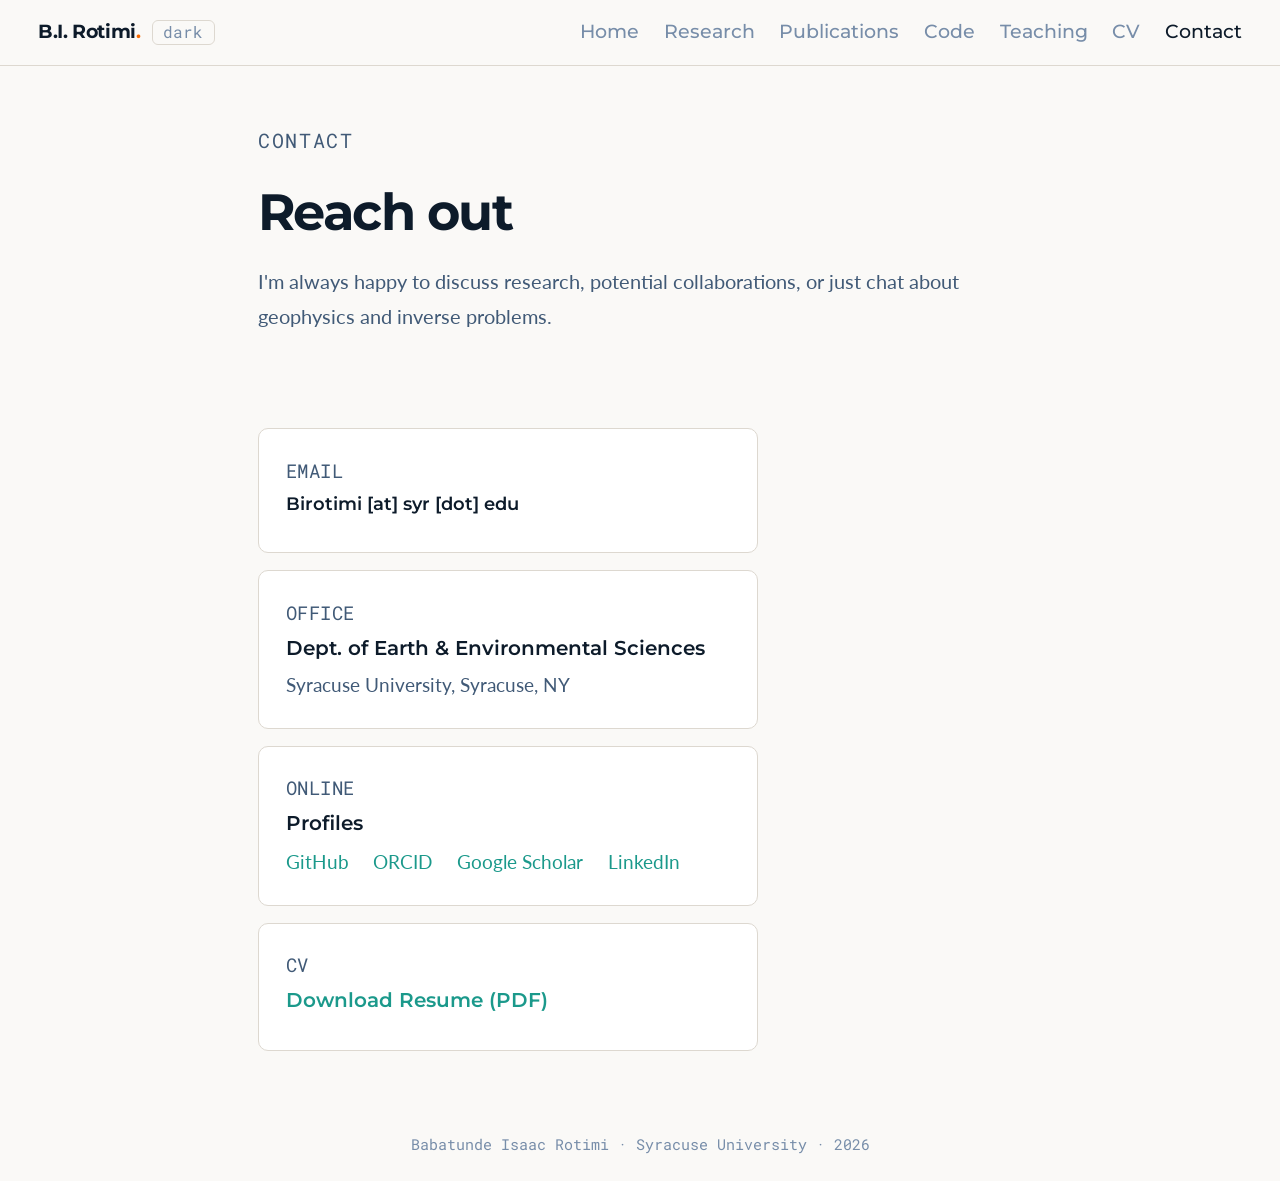
<file: contact/index.html>
<!DOCTYPE html><html lang="en"><head><meta charset="UTF-8"><meta name="viewport" content="width=device-width,initial-scale=1.0"><title>Contact — Babatunde Isaac Rotimi</title><link rel="preconnect" href="https://fonts.googleapis.com"><link rel="preconnect" href="https://fonts.gstatic.com" crossorigin><link href="https://fonts.googleapis.com/css2?family=Lato:wght@400;600;700&family=Montserrat:wght@400;500;600;700&family=Roboto+Mono:wght@400&display=swap" rel="stylesheet"><link rel="stylesheet" href="/css/style.css"></head><body>
  <nav><div class="nav-left"><a href="/" class="nav-logo">B.I. Rotimi<span>.</span></a><button id="theme-btn" onclick="toggleTheme()">dark</button></div><div class="nav-links"><a href="/">Home</a><a href="/research/">Research</a><a href="/publications/">Publications</a><a href="/code/">Code</a><a href="/teaching/">Teaching</a><a href="/files/Babatunde%20Rotimi%20Resume_.pdf">CV</a><a href="/contact/" class="active">Contact</a></div></nav>
  <div class="page-header"><p class="section-label">Contact</p><h1>Reach out</h1><p>I'm always happy to discuss research, potential collaborations, or just chat about geophysics and inverse problems.</p></div>
  <section><div class="card-grid" style="max-width:500px;">
    <div class="card reveal"><p class="card-label">Email</p><h3 style="font-size:.95rem;">Birotimi [at] syr [dot] edu</h3></div>
    <div class="card reveal"><p class="card-label">Office</p><h3>Dept. of Earth & Environmental Sciences</h3><p>Syracuse University, Syracuse, NY</p></div>
    <div class="card reveal"><p class="card-label">Online</p><h3>Profiles</h3><p style="margin-top:.4rem;display:flex;flex-wrap:wrap;gap:1.3rem;"><a href="https://github.com/Birotimi1">GitHub</a><a href="https://orcid.org/0000-0003-2184-3077">ORCID</a><a href="https://scholar.google.com/citations?user=LRlE1F8AAAAJ">Google Scholar</a><a href="https://www.linkedin.com/in/rotimi-babatunde-isaac-463b0b21a">LinkedIn</a></p></div>
    <div class="card reveal"><p class="card-label">CV</p><h3><a href="/files/Babatunde%20Rotimi%20Resume_.pdf">Download Resume (PDF)</a></h3></div>
  </div></section>
  <footer><a href="/">Babatunde Isaac Rotimi</a> · Syracuse University · 2026</footer>
  <script>const reveals=document.querySelectorAll(".reveal");const observer=new IntersectionObserver(e=>{e.forEach((e,t)=>{e.isIntersecting&&(setTimeout(()=>e.target.classList.add("visible"),60*t),observer.unobserve(e.target))})},{threshold:.12});reveals.forEach(e=>observer.observe(e));function toggleTheme(){const h=document.documentElement,b=document.getElementById("theme-btn");h.getAttribute("data-theme")==="dark"?(h.removeAttribute("data-theme"),b.textContent='dark',localStorage.setItem("theme","light")):(h.setAttribute("data-theme","dark"),b.textContent='light',localStorage.setItem("theme","dark"))}(function(){const s=localStorage.getItem("theme"),p=window.matchMedia("(prefers-color-scheme:dark)").matches;if(s==="dark"||(!s&&p)){document.documentElement.setAttribute("data-theme","dark");document.getElementById("theme-btn").textContent="🌙"}})();</script>
</body></html>
</file>
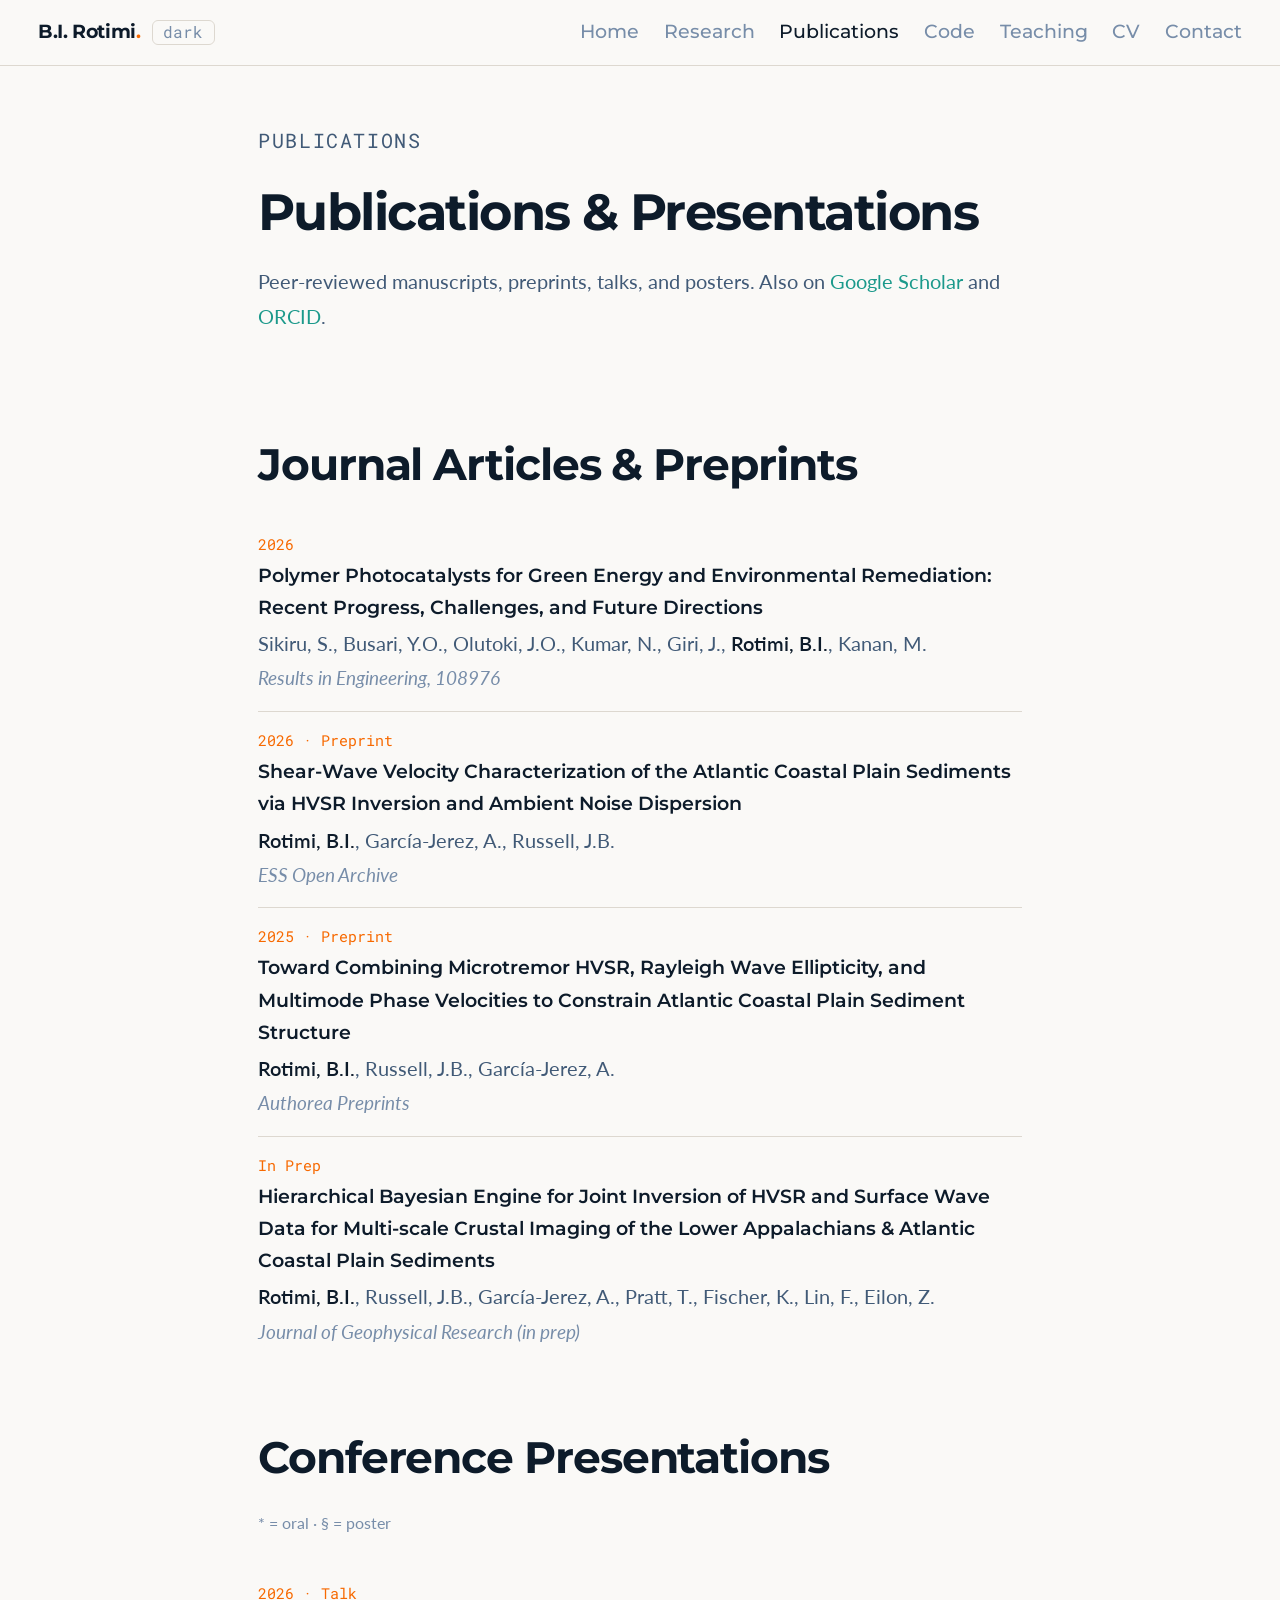
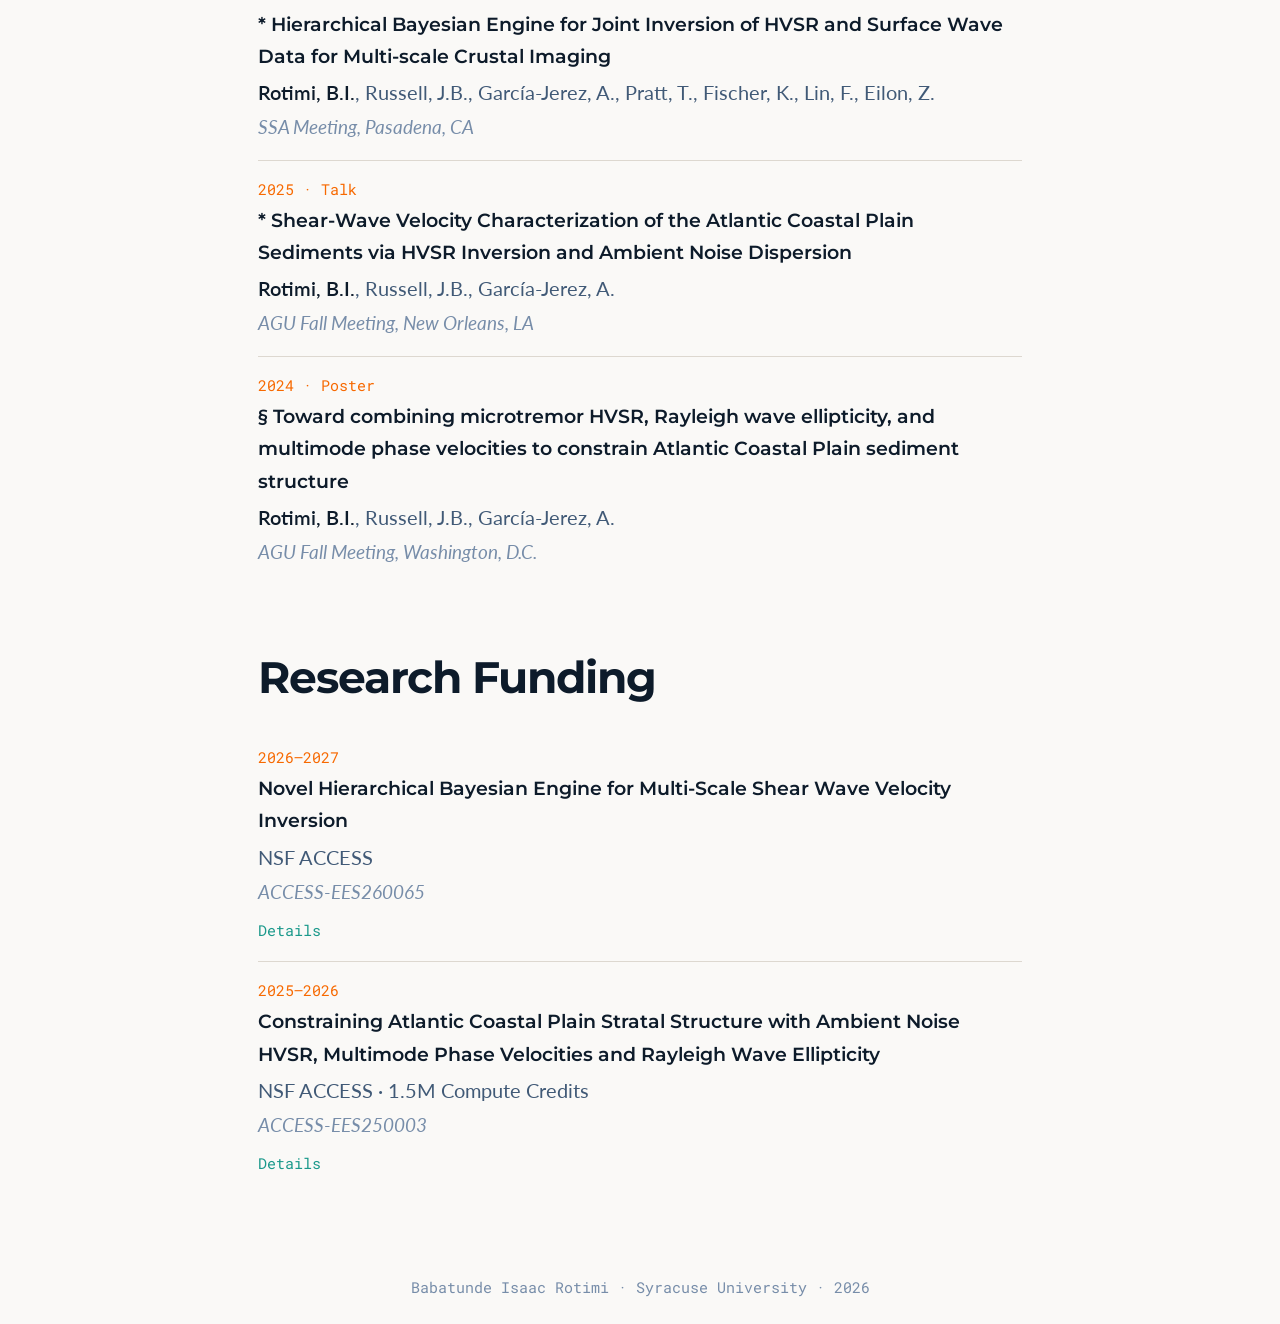
<file: publications/index.html>
<!DOCTYPE html><html lang="en"><head><meta charset="UTF-8"><meta name="viewport" content="width=device-width,initial-scale=1.0"><title>Publications — Babatunde Isaac Rotimi</title><link rel="preconnect" href="https://fonts.googleapis.com"><link rel="preconnect" href="https://fonts.gstatic.com" crossorigin><link href="https://fonts.googleapis.com/css2?family=Lato:wght@400;600;700&family=Montserrat:wght@400;500;600;700&family=Roboto+Mono:wght@400&display=swap" rel="stylesheet"><link rel="stylesheet" href="/css/style.css"></head><body>
  <nav><div class="nav-left"><a href="/" class="nav-logo">B.I. Rotimi<span>.</span></a><button id="theme-btn" onclick="toggleTheme()">dark</button></div><div class="nav-links"><a href="/">Home</a><a href="/research/">Research</a><a href="/publications/" class="active">Publications</a><a href="/code/">Code</a><a href="/teaching/">Teaching</a><a href="/files/Babatunde%20Rotimi%20Resume_.pdf">CV</a><a href="/contact/">Contact</a></div></nav>
  <div class="page-header"><p class="section-label">Publications</p><h1>Publications & Presentations</h1><p>Peer-reviewed manuscripts, preprints, talks, and posters. Also on <a href="https://scholar.google.com/citations?user=LRlE1F8AAAAJ">Google Scholar</a> and <a href="https://orcid.org/0000-0003-2184-3077">ORCID</a>.</p></div>
  <section>
    <h3 class="section-title reveal">Journal Articles & Preprints</h3>
    <ul class="pub-list">
      <li class="pub-item reveal"><p class="pub-year">2026</p><p class="pub-title">Polymer Photocatalysts for Green Energy and Environmental Remediation: Recent Progress, Challenges, and Future Directions</p><p class="pub-authors">Sikiru, S., Busari, Y.O., Olutoki, J.O., Kumar, N., Giri, J., <strong>Rotimi, B.I.</strong>, Kanan, M.</p><p class="pub-journal">Results in Engineering, 108976</p></li>
      <li class="pub-item reveal"><p class="pub-year">2026 · Preprint</p><p class="pub-title">Shear-Wave Velocity Characterization of the Atlantic Coastal Plain Sediments via HVSR Inversion and Ambient Noise Dispersion</p><p class="pub-authors"><strong>Rotimi, B.I.</strong>, García-Jerez, A., Russell, J.B.</p><p class="pub-journal">ESS Open Archive</p></li>
      <li class="pub-item reveal"><p class="pub-year">2025 · Preprint</p><p class="pub-title">Toward Combining Microtremor HVSR, Rayleigh Wave Ellipticity, and Multimode Phase Velocities to Constrain Atlantic Coastal Plain Sediment Structure</p><p class="pub-authors"><strong>Rotimi, B.I.</strong>, Russell, J.B., García-Jerez, A.</p><p class="pub-journal">Authorea Preprints</p></li>
      <li class="pub-item reveal"><p class="pub-year">In Prep</p><p class="pub-title">Hierarchical Bayesian Engine for Joint Inversion of HVSR and Surface Wave Data for Multi-scale Crustal Imaging of the Lower Appalachians & Atlantic Coastal Plain Sediments</p><p class="pub-authors"><strong>Rotimi, B.I.</strong>, Russell, J.B., García-Jerez, A., Pratt, T., Fischer, K., Lin, F., Eilon, Z.</p><p class="pub-journal">Journal of Geophysical Research (in prep)</p></li>
    </ul>
    <h3 class="section-title reveal" style="margin-top:3rem;">Conference Presentations</h3><p class="section-desc reveal" style="font-size:.85rem;color:var(--muted);">* = oral · § = poster</p>
    <ul class="pub-list">
      <li class="pub-item reveal"><p class="pub-year">2026 · Talk</p><p class="pub-title">* Hierarchical Bayesian Engine for Joint Inversion of HVSR and Surface Wave Data for Multi-scale Crustal Imaging</p><p class="pub-authors"><strong>Rotimi, B.I.</strong>, Russell, J.B., García-Jerez, A., Pratt, T., Fischer, K., Lin, F., Eilon, Z.</p><p class="pub-journal">SSA Meeting, Pasadena, CA</p></li>
      <li class="pub-item reveal"><p class="pub-year">2025 · Talk</p><p class="pub-title">* Shear-Wave Velocity Characterization of the Atlantic Coastal Plain Sediments via HVSR Inversion and Ambient Noise Dispersion</p><p class="pub-authors"><strong>Rotimi, B.I.</strong>, Russell, J.B., García-Jerez, A.</p><p class="pub-journal">AGU Fall Meeting, New Orleans, LA</p></li>
      <li class="pub-item reveal"><p class="pub-year">2024 · Poster</p><p class="pub-title">§ Toward combining microtremor HVSR, Rayleigh wave ellipticity, and multimode phase velocities to constrain Atlantic Coastal Plain sediment structure</p><p class="pub-authors"><strong>Rotimi, B.I.</strong>, Russell, J.B., García-Jerez, A.</p><p class="pub-journal">AGU Fall Meeting, Washington, D.C.</p></li>
    </ul>
    <h3 class="section-title reveal" style="margin-top:3rem;">Research Funding</h3>
    <ul class="pub-list">
      <li class="pub-item reveal"><p class="pub-year">2026–2027</p><p class="pub-title">Novel Hierarchical Bayesian Engine for Multi-Scale Shear Wave Velocity Inversion</p><p class="pub-authors">NSF ACCESS</p><p class="pub-journal">ACCESS-EES260065</p><div class="pub-links"><a href="https://www.xras.org/public/requests/269189-ACCESS-EES260065">Details</a></div></li>
      <li class="pub-item reveal"><p class="pub-year">2025–2026</p><p class="pub-title">Constraining Atlantic Coastal Plain Stratal Structure with Ambient Noise HVSR, Multimode Phase Velocities and Rayleigh Wave Ellipticity</p><p class="pub-authors">NSF ACCESS · 1.5M Compute Credits</p><p class="pub-journal">ACCESS-EES250003</p><div class="pub-links"><a href="https://www.xras.org/public/requests/190695-ACCESS-EES250003">Details</a></div></li>
    </ul>
  </section>
  <footer><a href="/">Babatunde Isaac Rotimi</a> · Syracuse University · 2026</footer>
  <script>const reveals=document.querySelectorAll(".reveal");const observer=new IntersectionObserver(e=>{e.forEach((e,t)=>{e.isIntersecting&&(setTimeout(()=>e.target.classList.add("visible"),60*t),observer.unobserve(e.target))})},{threshold:.12});reveals.forEach(e=>observer.observe(e));function toggleTheme(){const h=document.documentElement,b=document.getElementById("theme-btn");h.getAttribute("data-theme")==="dark"?(h.removeAttribute("data-theme"),b.textContent='dark',localStorage.setItem("theme","light")):(h.setAttribute("data-theme","dark"),b.textContent='light',localStorage.setItem("theme","dark"))}(function(){const s=localStorage.getItem("theme"),p=window.matchMedia("(prefers-color-scheme:dark)").matches;if(s==="dark"||(!s&&p)){document.documentElement.setAttribute("data-theme","dark");document.getElementById("theme-btn").textContent="🌙"}})();</script>
</body></html>
</file>
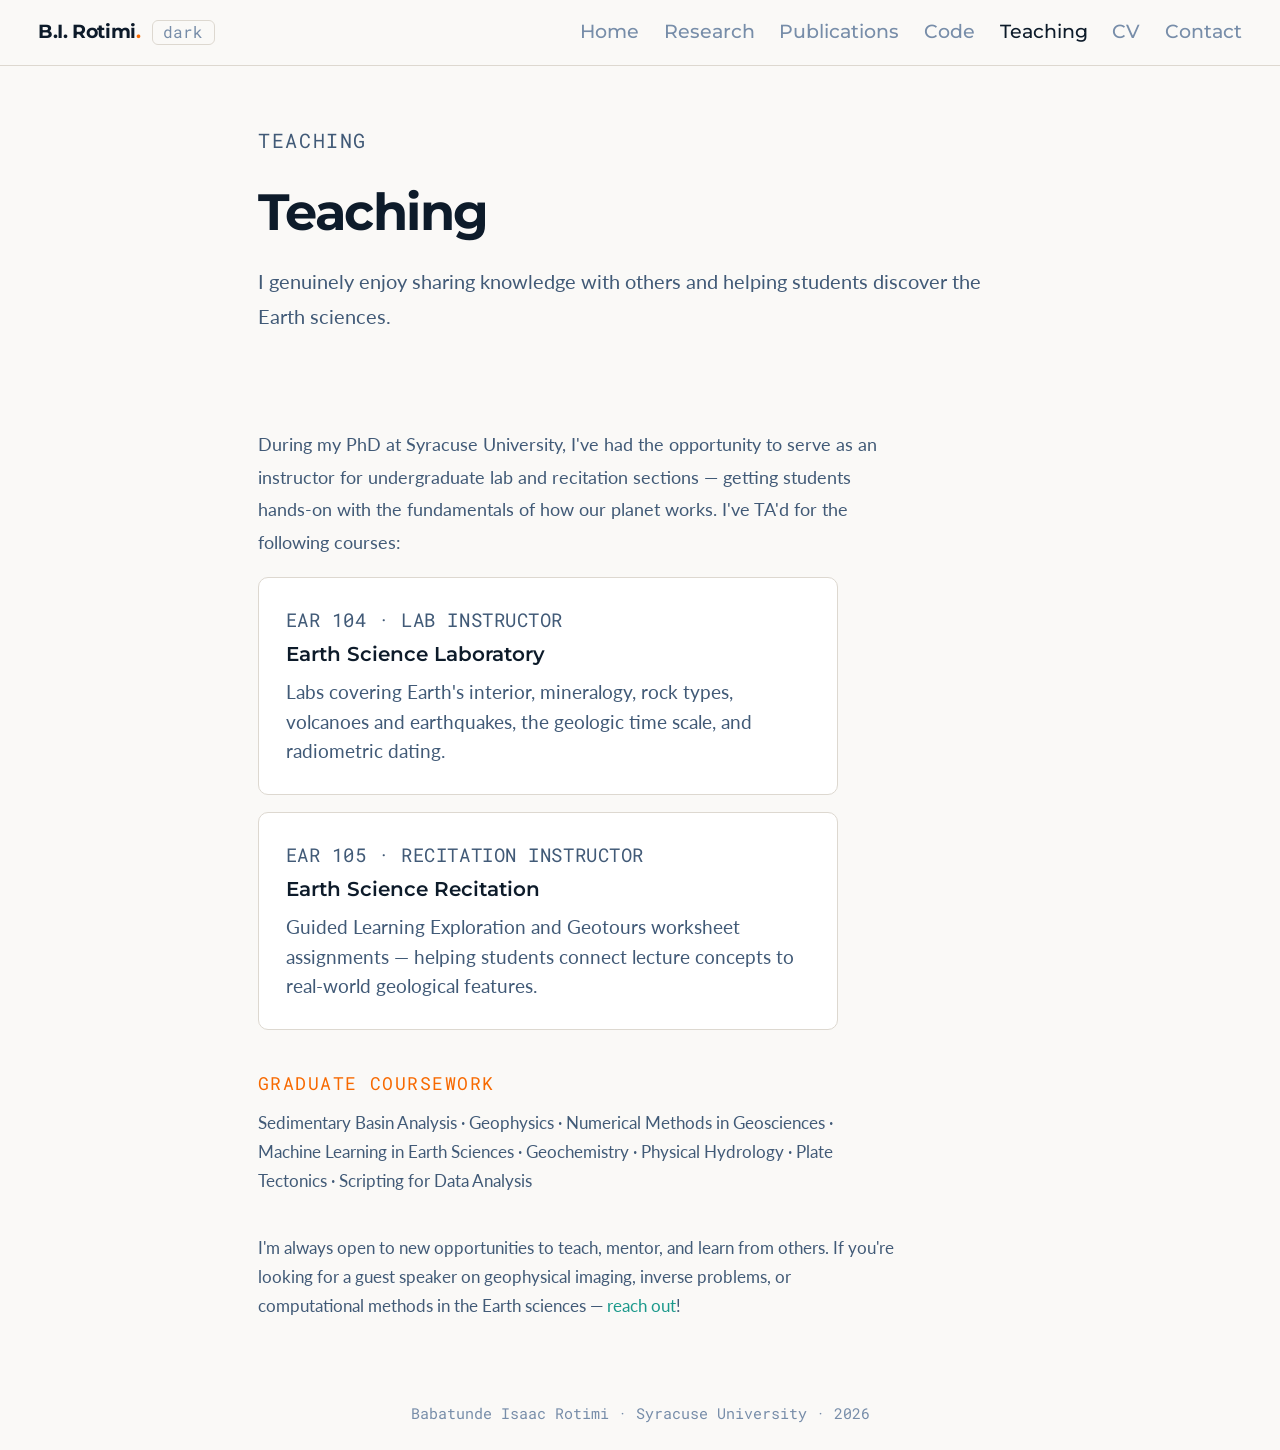
<file: teaching/index.html>
<!DOCTYPE html>
<html lang="en">
<head>
  <meta charset="UTF-8">
  <meta name="viewport" content="width=device-width, initial-scale=1.0">
  <title>Teaching — Babatunde Isaac Rotimi</title>
  <link rel="preconnect" href="https://fonts.googleapis.com">
  <link rel="preconnect" href="https://fonts.gstatic.com" crossorigin>
  <link href="https://fonts.googleapis.com/css2?family=Lato:wght@400;600;700&family=Montserrat:wght@400;500;600;700&family=Roboto+Mono:wght@400&display=swap" rel="stylesheet">
  <link rel="stylesheet" href="/css/style.css">
</head>
<body>
  <nav>
    <div class="nav-left">
      <a href="/" class="nav-logo">B.I. Rotimi<span>.</span></a>
      <button id="theme-btn" onclick="toggleTheme()">dark</button>
    </div>
    <div class="nav-links">
      <a href="/">Home</a>
      <a href="/research/">Research</a>
      <a href="/publications/">Publications</a>
      <a href="/code/">Code</a>
      <a href="/teaching/" class="active">Teaching</a>
      <a href="/files/Babatunde%20Rotimi%20Resume_.pdf">CV</a>
      <a href="/contact/">Contact</a>
    </div>
  </nav>

  <div class="page-header">
    <p class="section-label">Teaching</p>
    <h1>Teaching</h1>
    <p>I genuinely enjoy sharing knowledge with others and helping students discover the Earth sciences.</p>
  </div>

  <section>
    <div style="max-width: 640px;">
      <p class="reveal" style="margin-bottom: 1rem; color: var(--slate); font-size: .95rem; line-height: 1.8;">
        During my PhD at Syracuse University, I've had the opportunity to serve as an instructor
        for undergraduate lab and recitation sections — getting students hands-on with the
        fundamentals of how our planet works. I've TA'd for the following courses:
      </p>
    </div>

    <div class="card-grid reveal" style="max-width: 580px;">
      <div class="card">
        <p class="card-label">EAR 104 · Lab Instructor</p>
        <h3>Earth Science Laboratory</h3>
        <p>Labs covering Earth's interior, mineralogy, rock types, volcanoes and earthquakes,
        the geologic time scale, and radiometric dating.</p>
      </div>
      <div class="card">
        <p class="card-label">EAR 105 · Recitation Instructor</p>
        <h3>Earth Science Recitation</h3>
        <p>Guided Learning Exploration and Geotours worksheet assignments — helping students
        connect lecture concepts to real-world geological features.</p>
      </div>
    </div>

    <div style="max-width: 640px; margin-top: 2rem;">
      <p class="section-label reveal">Graduate Coursework</p>
      <p class="reveal" style="color: var(--slate); font-size: .9rem; line-height: 1.7;">
        Sedimentary Basin Analysis · Geophysics · Numerical Methods in Geosciences ·
        Machine Learning in Earth Sciences · Geochemistry · Physical Hydrology ·
        Plate Tectonics · Scripting for Data Analysis
      </p>
    </div>

    <div class="reveal" style="max-width: 640px; margin-top: 2rem;">
      <p style="color: var(--slate); font-size: .9rem; line-height: 1.7;">
        I'm always open to new opportunities to teach, mentor, and learn from others.
        If you're looking for a guest speaker on geophysical imaging, inverse problems,
        or computational methods in the Earth sciences —
        <a href="/contact/">reach out</a>!
      </p>
    </div>
  </section>

  <footer><a href="/">Babatunde Isaac Rotimi</a> · Syracuse University · 2026</footer>

  <script>
    document.querySelectorAll('.reveal').forEach(function(el){var o=new IntersectionObserver(function(e){e.forEach(function(e){if(e.isIntersecting){e.target.classList.add('visible');o.unobserve(e.target)}})},{threshold:.1});o.observe(el)});
    function toggleTheme(){var d=document.documentElement,b=document.getElementById('theme-btn');if(d.getAttribute('data-theme')==='dark'){d.removeAttribute('data-theme');b.textContent='dark';localStorage.setItem('theme','light')}else{d.setAttribute('data-theme','dark');b.textContent='light';localStorage.setItem('theme','dark')}}
    (function(){var s=localStorage.getItem('theme'),p=window.matchMedia('(prefers-color-scheme:dark)').matches;if(s==='dark'||(!s&&p)){document.documentElement.setAttribute('data-theme','dark');document.getElementById('theme-btn').textContent='light'}})();
  </script>
</body>
</html>
</file>
<file: css/style.css>
*,*::before,*::after{margin:0;padding:0;box-sizing:border-box}
:root{--navy:#1b2a3d;--deep:#0d1b2a;--teal:#1b998b;--orange:#f76900;--sand:#f0ebe3;--paper:#faf9f7;--slate:#415a77;--muted:#778da9;--border:#ddd8d0;--bg:#faf9f7;--text:#1b2a3d;--heading:#0d1b2a;--card-bg:#fff;--card-border:#ddd8d0;--display:'Montserrat',system-ui,sans-serif;--body:'Lato',system-ui,sans-serif;--mono:'Roboto Mono',monospace}
[data-theme="dark"]{--bg:#0f1923;--text:#c8d6e5;--heading:#e8edf2;--card-bg:#162230;--card-border:#253545;--sand:#1a2a3a;--border:#253545;--slate:#8fa4bd;--muted:#6b8299;--paper:#0f1923}
html{scroll-behavior:smooth;font-size:19px}
body{font-family:var(--body);color:var(--text);background:var(--bg);line-height:1.7;-webkit-font-smoothing:antialiased;transition:background .3s,color .3s}
::selection{background:var(--teal);color:#fff}
a{color:var(--teal);text-decoration:none;transition:color .2s}a:hover{color:var(--orange)}
img{max-width:100%;display:block}
nav{position:fixed;top:0;left:0;right:0;z-index:100;padding:.85rem 2rem;display:flex;justify-content:space-between;align-items:center;background:rgba(250,249,247,.92);backdrop-filter:blur(14px);-webkit-backdrop-filter:blur(14px);border-bottom:1px solid var(--card-border);transition:background .3s}
[data-theme="dark"] nav{background:rgba(15,25,35,.94)}
.nav-left{display:flex;align-items:center;gap:.6rem}
.nav-logo{font-family:var(--display);font-weight:700;font-size:1rem;color:var(--heading);letter-spacing:-.02em;text-decoration:none}.nav-logo span{color:var(--orange)}
#theme-btn{background:none;border:1px solid var(--card-border);border-radius:6px;padding:.2rem .55rem;cursor:pointer;font-size:.84rem;font-family:var(--mono);color:var(--muted);transition:all .2s;line-height:1}#theme-btn:hover{border-color:var(--orange);color:var(--orange)}
.nav-links{display:flex;gap:1.3rem;flex-wrap:wrap}
.nav-links a{font-family:var(--display);font-size:1rem;font-weight:500;color:var(--muted);text-decoration:none}.nav-links a:hover,.nav-links a.active{color:var(--heading)}
.wrap{max-width:840px;margin:0 auto;padding:0 2rem}
section{padding:3rem 2rem;max-width:840px;margin:0 auto}
section+section{padding-top:0}
.section-label{font-family:var(--mono);font-size:.95rem;color:var(--orange);text-transform:uppercase;letter-spacing:.08em;margin-bottom:.5rem}
.section-title{font-family:var(--display);font-size:clamp(1.7rem,3.5vw,2.3rem);font-weight:700;letter-spacing:-.025em;color:var(--heading);margin-bottom:.7rem}
.section-desc{color:var(--slate);max-width:580px;margin-bottom:1.5rem;font-size:1.03rem}
.hero{padding:6.5rem 2rem 2rem;max-width:840px;margin:0 auto}
.hero-intro{display:flex;gap:1.5rem;align-items:flex-start}
.hero-content{flex:1;min-width:0}
.hero-sidebar{flex-shrink:0;text-align:center;padding-top:.25rem;max-width:160px}
.hero-sidebar img{width:150px;height:150px;border-radius:50%;object-fit:cover;border:3px solid var(--card-border)}
.hero-sidebar p{font-family:var(--mono);font-size:.8rem;color:var(--muted);margin-top:.45rem;line-height:1.35}
.sidebar-links{display:flex;flex-direction:column;align-items:center;gap:.25rem;margin-top:.6rem;font-family:var(--mono);font-size:.72rem}
.sidebar-links a{color:var(--teal);transition:color .2s;display:flex;align-items:center;gap:.35rem}.sidebar-links a:hover{color:var(--orange)}
.sidebar-links a i{font-size:.85rem;width:1rem;text-align:center}
.hero h1{font-family:var(--display);font-size:clamp(1.5rem,3vw,2.1rem);font-weight:700;line-height:1.15;letter-spacing:-.03em;color:var(--heading);margin-bottom:.3rem}
.hero-tagline{font-family:var(--mono);font-size:1.02rem;color:var(--orange);margin-bottom:1.25rem}
.hero-bio{font-size:1.05rem;line-height:1.8;color:var(--slate);margin-bottom:1.25rem}
.hero-bio strong{color:var(--heading)}.hero-bio a{color:var(--teal)}
.hero-links{display:flex;flex-wrap:wrap;gap:.35rem 1.1rem;font-family:var(--mono);font-size:.85rem;color:var(--muted);margin-bottom:1rem}.hero-links a{color:var(--teal)}
.hero-btns{display:flex;gap:.6rem;flex-wrap:wrap}
.btn{font-family:var(--display);font-size:1.1rem;font-weight:600;padding:.5rem 1.1rem;border-radius:6px;transition:all .2s;display:inline-block;text-decoration:none}
.btn-primary{background:var(--navy);color:#f0f0f0}[data-theme="dark"] .btn-primary{background:var(--teal);color:#0f1923}.btn-primary:hover{transform:translateY(-1px);box-shadow:0 4px 12px rgba(13,27,42,.15);color:#fff}
.btn-ghost{border:1.5px solid var(--card-border);color:var(--heading)}.btn-ghost:hover{border-color:var(--heading);transform:translateY(-1px);color:var(--heading)}
.focus-strip{background:var(--sand);border-radius:10px;padding:1.25rem 1.5rem;margin-top:2rem;transition:background .3s}
.focus-strip p{font-size:1rem;color:var(--slate);line-height:1.6;margin-bottom:.5rem}
.focus-tags{display:flex;gap:.35rem;flex-wrap:wrap}
.tag{font-family:var(--mono);font-size:.73rem;padding:.18rem .45rem;border-radius:4px;background:var(--sand);color:var(--slate);transition:background .3s;border:1px solid var(--card-border)}
.card-grid{display:grid;grid-template-columns:1fr;gap:.9rem}
.card{background:var(--card-bg);border:1px solid var(--card-border);border-radius:10px;padding:1.4rem;transition:all .25s}
.card:hover{border-color:var(--teal);box-shadow:0 5px 18px rgba(27,42,61,.05);transform:translateY(-2px)}
.card-label{font-family:var(--mono);font-size:.73rem;color:var(--orange);letter-spacing:.03em;text-transform:uppercase;margin-bottom:.2rem}
.card h3{font-family:var(--display);font-size:1.05rem;font-weight:600;color:var(--heading);margin-bottom:.3rem}
.card p{font-size:.98rem;color:var(--slate);line-height:1.6}
.card-tags{display:flex;gap:.3rem;flex-wrap:wrap;margin-top:.5rem}
.news-list{list-style:none}
.news-item{padding:.65rem 0;border-bottom:1px solid var(--card-border);display:flex;gap:.75rem;align-items:baseline;font-size:.98rem}
.news-item:last-child{border-bottom:none}
.news-date{font-family:var(--mono);font-size:.78rem;color:var(--orange);white-space:nowrap;min-width:65px}
.news-text{color:var(--text);line-height:1.5}.news-text a{color:var(--teal)}
.pub-list{list-style:none}
.pub-item{padding:.85rem 0;border-bottom:1px solid var(--card-border)}.pub-item:last-child{border-bottom:none}
.pub-year{font-family:var(--mono);font-size:.78rem;color:var(--orange);margin-bottom:.15rem}
.pub-title{font-family:var(--display);font-weight:600;font-size:1rem;color:var(--heading);margin-bottom:.15rem}
.pub-authors{font-size:1.03rem;color:var(--slate);margin-bottom:.1rem}.pub-authors strong{color:var(--heading);font-weight:600}
.pub-journal{font-size:1rem;color:var(--muted);font-style:italic}
.pub-links{margin-top:.25rem}.pub-links a{font-family:var(--mono);font-size:.78rem;color:var(--teal);margin-right:.7rem}
.page-header{padding:6.5rem 2rem 2rem;max-width:840px;margin:0 auto}
.page-header h1{font-family:var(--display);font-size:clamp(1.9rem,4vw,2.7rem);font-weight:700;letter-spacing:-.03em;color:var(--heading);margin-bottom:.5rem}
.page-header p{font-size:1.07rem;color:var(--slate)}
.tool-grid{display:grid;grid-template-columns:repeat(auto-fill,minmax(220px,1fr));gap:.9rem}
.tool-card{background:var(--card-bg);border:1px solid var(--card-border);border-radius:10px;padding:1.15rem;transition:all .25s;text-decoration:none;color:inherit;display:block}
.tool-card:hover{border-color:var(--teal);box-shadow:0 5px 18px rgba(27,42,61,.05);transform:translateY(-2px);color:inherit}
.tool-card h3{font-family:var(--display);font-size:1.1rem;font-weight:600;color:var(--heading);margin-bottom:.2rem}
.tool-card p{font-size:1rem;color:var(--slate);line-height:1.5}
.skills-grid{display:grid;grid-template-columns:repeat(auto-fill,minmax(180px,1fr));gap:.9rem;margin-top:1rem}
.skill-group h4{font-family:var(--mono);font-size:.73rem;color:var(--teal);text-transform:uppercase;letter-spacing:.06em;margin-bottom:.2rem}
.skill-group p{font-size:.83rem;color:var(--slate);line-height:1.45}
.contact-block{background:var(--deep);border-radius:12px;padding:2rem;color:#e8edf2;margin:2rem auto 3rem;max-width:840px;transition:background .3s}
[data-theme="dark"] .contact-block{background:#162230;border:1px solid #253545}
.contact-block .section-label{color:var(--orange)}.contact-block .section-title{color:#e8edf2}.contact-block p{color:rgba(255,255,255,.5)}
.contact-links{display:flex;gap:.7rem;flex-wrap:wrap;margin-top:1rem}
.contact-link{font-family:var(--display);font-size:.88rem;font-weight:500;color:rgba(255,255,255,.6);padding:.35rem .85rem;border:1px solid rgba(255,255,255,.1);border-radius:6px;transition:all .2s;text-decoration:none}
.contact-link:hover{color:#fff;border-color:var(--orange);background:rgba(247,105,0,.1)}
footer{text-align:center;padding:1.25rem;font-family:var(--mono);font-size:.78rem;color:var(--muted)}footer a{color:var(--muted)}
.reveal{opacity:0;transform:translateY(14px);transition:opacity .5s ease,transform .5s ease}.reveal.visible{opacity:1;transform:translateY(0)}
@media(max-width:768px){
  nav{padding:.7rem 1rem;flex-wrap:wrap;gap:.5rem}
  .nav-left{width:100%;justify-content:space-between}
  .nav-links{width:100%;justify-content:center;gap:.6rem}
  .nav-links a{font-size:.72rem}
  .hero{padding:5rem 1rem 1.5rem}
  .hero-intro{flex-direction:column-reverse;align-items:center;text-align:center;gap:1rem}
  .hero-sidebar{max-width:100%}
  .hero-sidebar img{width:120px;height:120px}
  .sidebar-links{flex-direction:row;flex-wrap:wrap;justify-content:center;gap:.3rem .7rem}
  .hero-btns{justify-content:center}
  .hero h1{font-size:1.5rem}
  .hero-tagline{font-size:.78rem}
  .hero-bio{font-size:.88rem}
  .focus-strip{padding:1rem 1.1rem}
  section,.page-header{padding:2rem 1rem}
  .section-title{font-size:1.25rem}
  .contact-block{margin-left:1rem;margin-right:1rem;padding:1.5rem 1.1rem}
  .contact-links{justify-content:center}
  .tool-grid,.skills-grid{grid-template-columns:1fr}
  .news-item{flex-direction:column;gap:.1rem}
  .card{padding:1.1rem}
  .pub-title{font-size:.85rem}
}
@media(max-width:400px){
  html{font-size:16px}
  .nav-links{gap:.4rem}
  .nav-links a{font-size:.65rem}
  .hero-sidebar img{width:100px;height:100px}
  .hero h1{font-size:1.3rem}
  .btn{padding:.4rem .8rem;font-size:.7rem}
}
@media(prefers-reduced-motion:reduce){.reveal{opacity:1;transform:none;transition:none}}
</file>
